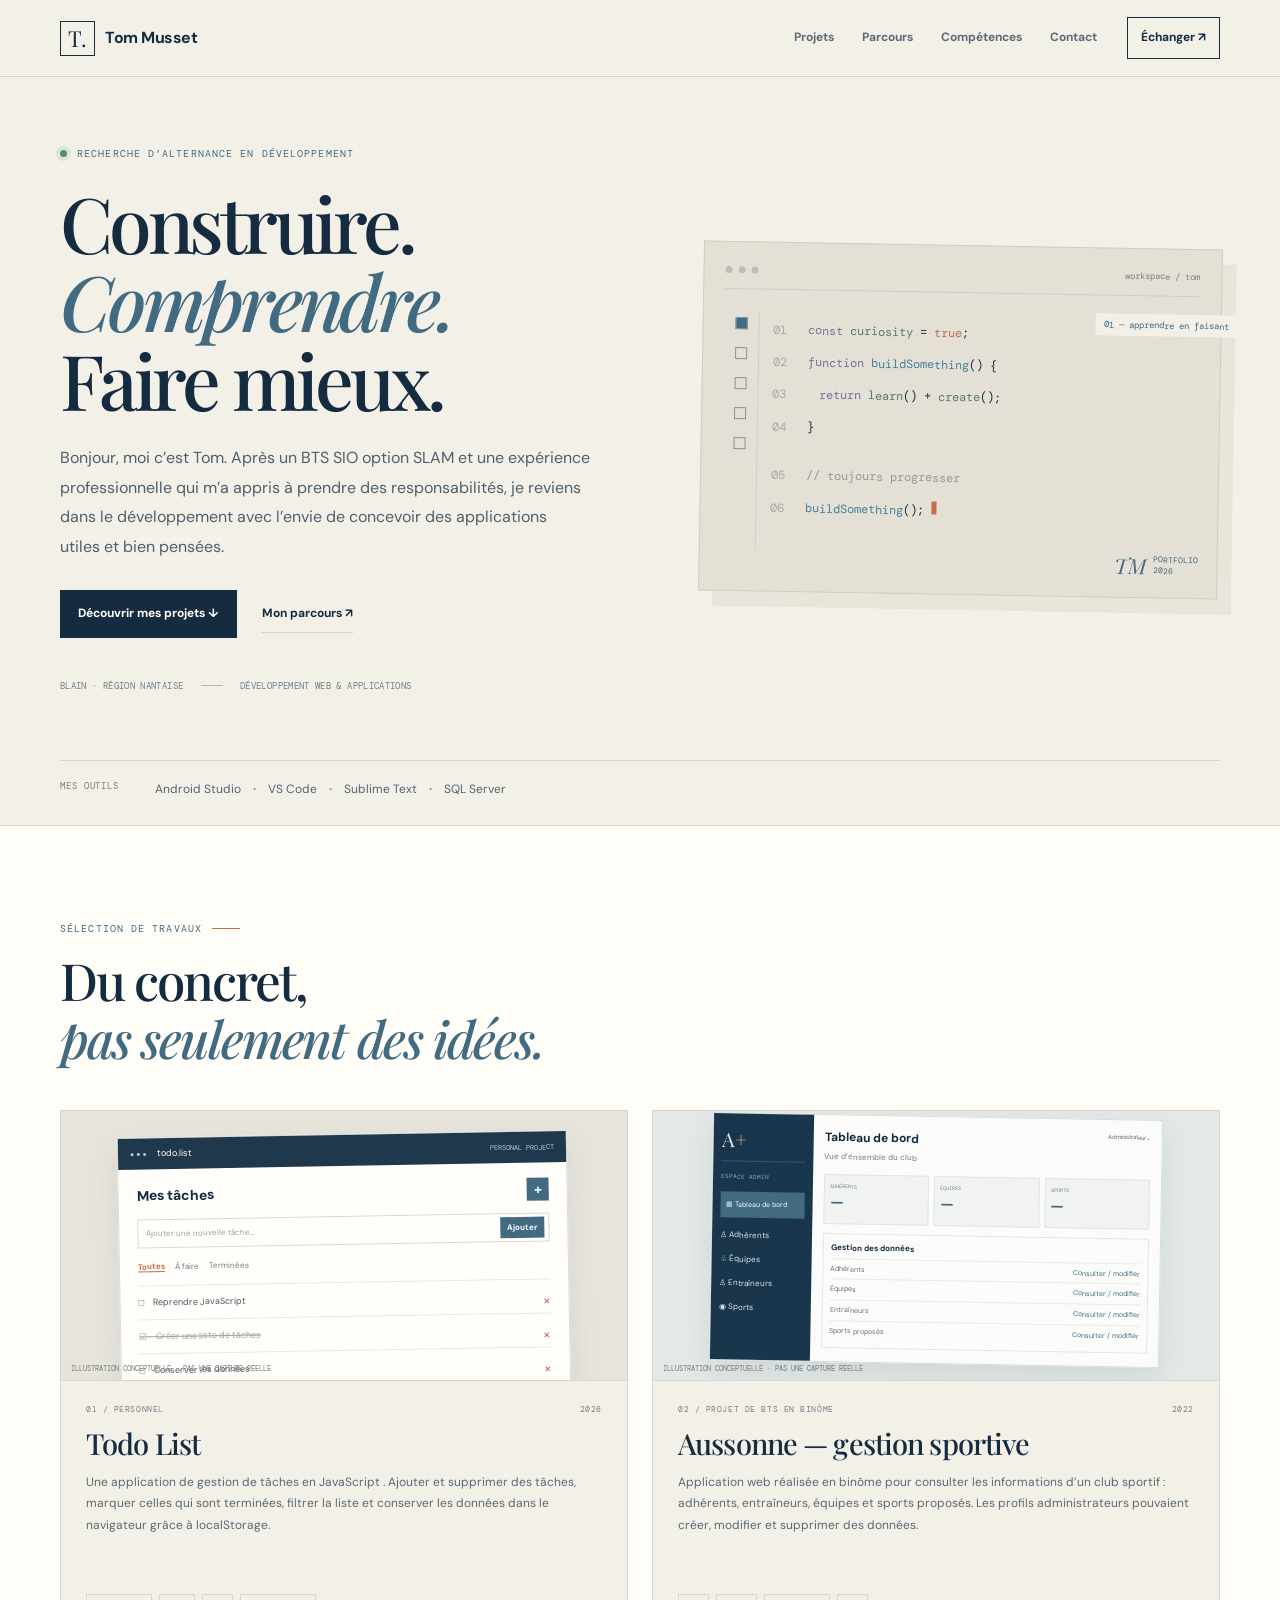
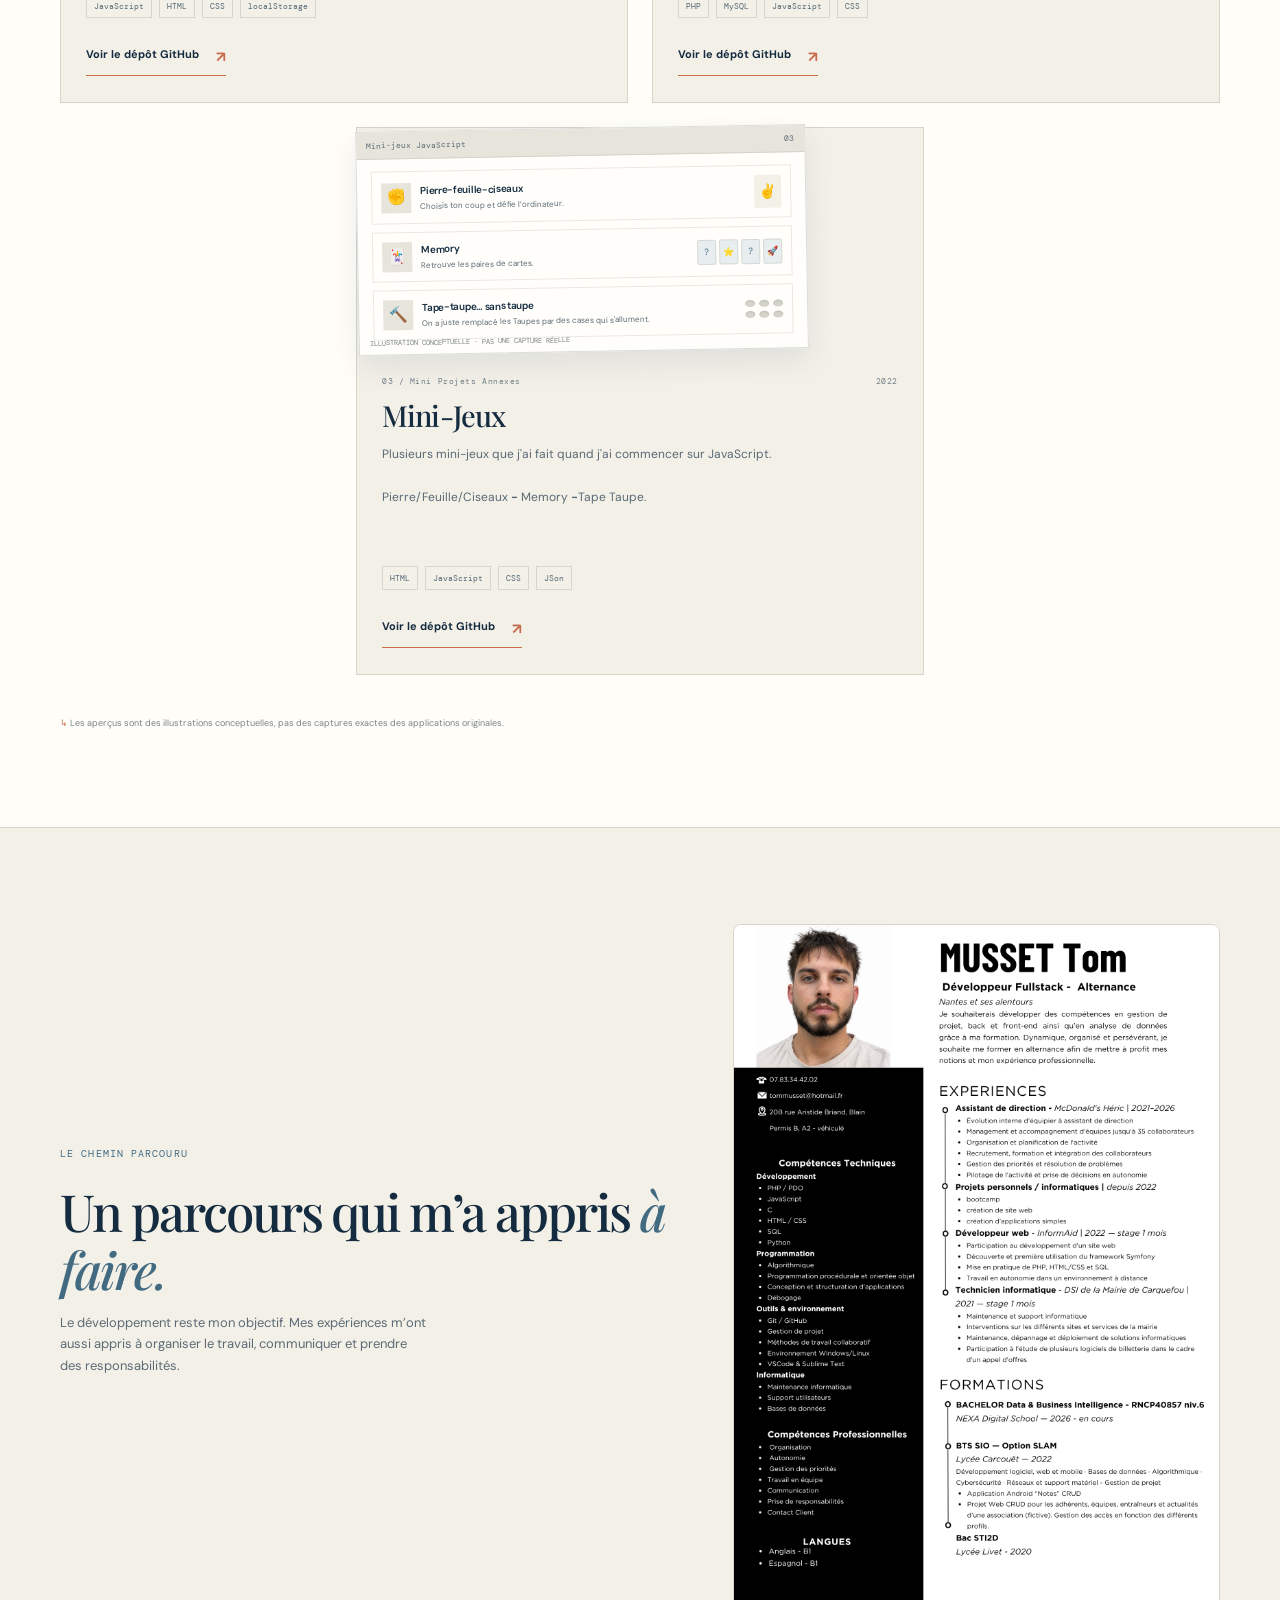
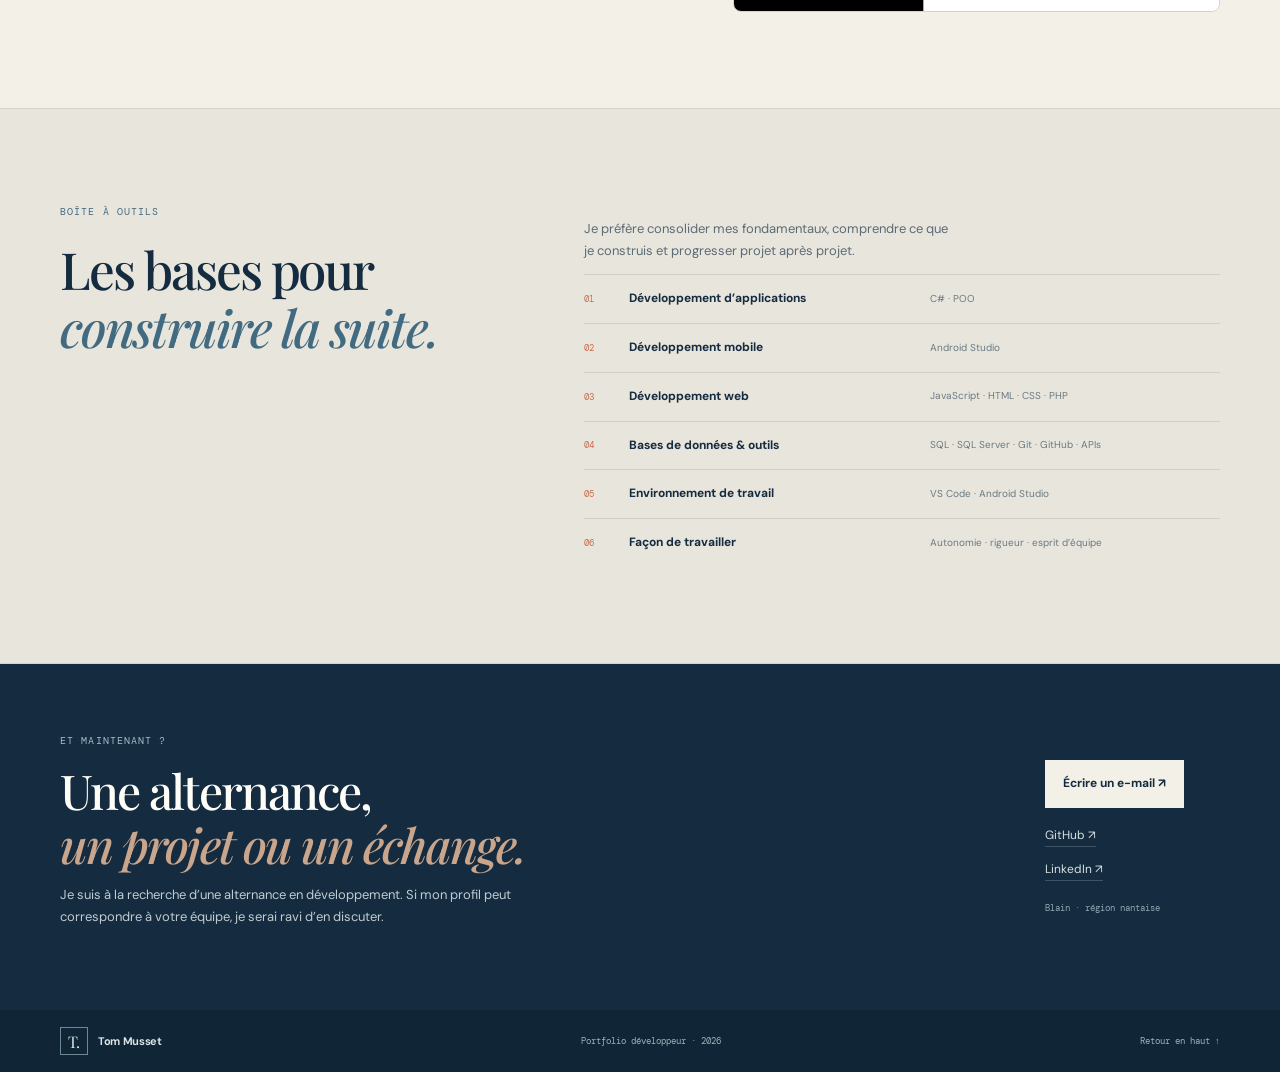
<file: index.html>
<!doctype html>
<html lang="fr">
<head>
  <meta charset="utf-8">
  <meta name="viewport" content="width=device-width, initial-scale=1">
  <meta name="theme-color" content="#f3f0e8">
  <meta
    name="description"
    content="Portfolio de Tom Musset, développeur en recherche d’alternance."
  >
  <meta name="google-site-verification" content="ZY_m9XRG0-865XIhwAXkzm_s-xRPEjoe-zN29A1pdoQ" />

  <title>Tom Musset — Développeur web</title>

  <link rel="stylesheet" href="styles.css">
  <script src="script.js" defer></script>
</head>

<body>
  <!-- Lien d'accessibilité pour passer directement au contenu -->
  <a class="skip" href="#main">Aller au contenu</a>

  <!-- En-tête et navigation principale -->
  <header>
    <div class="container nav">

      <a class="brand" href="#top">
        <span class="monogram">T.</span>
        Tom Musset
      </a>

      <!-- Bouton du menu sur mobile -->
      <button
        class="menu"
        aria-expanded="false"
        aria-controls="nav"
      >
        Menu ☰
      </button>

      <nav id="nav">
        <a href="#projects">Projets</a>
        <a href="#journey">Parcours</a>
        <a href="#skills">Compétences</a>
        <a href="#contact">Contact</a>
      </nav>

      <!-- Raccourci vers l'adresse e-mail -->
      <a class="nav-cta" href="mailto:tommusset@hotmail.fr">
        Échanger ↗
      </a>

    </div>
  </header>

  <main id="main">

    <!-- ==================================================
         SECTION 1 : PRÉSENTATION
         ================================================== -->
    <section class="hero section" id="top">
      <div class="container hero-grid">

        <!-- Présentation textuelle -->
        <div>
          <p class="eyebrow">
            <i></i>
            Recherche d’alternance en développement
          </p>

          <h1>
            Construire.<br>
            <em>Comprendre.</em><br>
            Faire mieux.
          </h1>

          <p class="intro">
            Bonjour, moi c’est Tom. Après un BTS SIO option SLAM
            et une expérience professionnelle qui m’a appris à
            prendre des responsabilités, je reviens dans le développement
            avec l’envie de concevoir des applications utiles et
            bien pensées.
          </p>

          <div class="actions">
            <a class="button dark" href="#projects">
              Découvrir mes projets ↓
            </a>

            <a class="underlink" href="#journey">
              Mon parcours ↗
            </a>
          </div>

          <div class="meta">
            BLAIN · RÉGION NANTAISE
            <span></span>
            DÉVELOPPEMENT WEB & APPLICATIONS
          </div>
        </div>

        <!-- Illustration décorative d'un éditeur de code -->
        <div
          class="code-art"
          aria-label="Illustration décorative d'un environnement de développement"
        >
          <div class="windowbar">
            <b></b>
            <b></b>
            <b></b>
            <small>workspace / tom</small>
          </div>

          <div class="editor">

            <!-- Icônes de la barre latérale -->
            <aside>
              <i></i>
              <i></i>
              <i></i>
              <i></i>
              <i></i>
            </aside>

            <!-- Exemple de code décoratif -->
            <div class="code">
              <p>
                <label>01</label>
                <span class="purple">const</span>
                <span class="green">curiosity</span> =
                <span class="orange">true</span>;
              </p>

              <p>
                <label>02</label>
                <span class="purple">function</span>
                <span class="blue">buildSomething</span>() {
              </p>

              <p>
                <label>03</label>
                　<span class="purple">return</span>
                <span class="green">learn</span>() +
                <span class="green">create</span>();
              </p>

              <p>
                <label>04</label>
                }
              </p>

              <br>

              <p>
                <label>05</label>
                <span class="muted">// toujours progresser</span>
              </p>

              <p>
                <label>06</label>
                <span class="blue">buildSomething</span>();
                <span class="cursor"></span>
              </p>
            </div>
          </div>

          <span class="sticker">
            01 — apprendre en faisant
          </span>

          <span class="art-sign">
            TM
            <small>
              PORTFOLIO<br>
              2026
            </small>
          </span>
        </div>

      </div>

      <!-- Bandeau récapitulatif des principaux outils -->
      <div class="container tech-strip">
        <span>MES OUTILS</span>

        <div>
          Android Studio <b>·</b>
          VS Code <b>·</b>
          Sublime Text <b>·</b>
          SQL Server
        </div>
      </div>
    </section>

    <!-- ==================================================
         SECTION 2 : PROJETS
         ================================================== -->
    <section class="section projects" id="projects">
      <div class="container">

        <!-- Titre et introduction de la section -->
        <div class="section-heading">
          <div>
            <p class="eyebrow">
              Sélection de travaux
              <span class="rule"></span>
            </p>

            <h2>
              Du concret,<br>
              <em>pas seulement des idées.</em>
            </h2>
          </div>
        </div>

        <!-- Cartes des projets -->
        <div class="cards">

          <!-- Projet 1 : Todo List -->
          <article class="project">

            <!-- Aperçu conceptuel de la Todo List -->
            <div class="preview todo">
              <div class="mock">

                <div class="mocktop">
                  <span>● ● ●</span>
                  todo.list
                  <small>PERSONAL PROJECT</small>
                </div>

                <div class="mockbody">
                  <h4>
                    Mes tâches
                    <b>+</b>
                  </h4>

                  <div class="fakeinput">
                    Ajouter une nouvelle tâche…
                    <strong>Ajouter</strong>
                  </div>

                  <div class="filters">
                    <b>Toutes</b>
                    　À faire　 Terminées
                  </div>

                  <div class="task">
                    □　Reprendre JavaScript
                    <span>×</span>
                  </div>

                  <div class="task checked">
                    ☑　Créer une liste de tâches
                    <span>×</span>
                  </div>

                  <div class="task">
                    □　Conserver les données
                    <span>×</span>
                  </div>
                </div>

              </div>

              <small class="caption">
                ILLUSTRATION CONCEPTUELLE · PAS UNE CAPTURE RÉELLE
              </small>
            </div>

            <!-- Description du projet Todo List -->
            <div class="project-body">
              <div class="kicker">
                <span>01 / PERSONNEL</span>
                <span>2026</span>
              </div>

              <h3>Todo List</h3>

              <p>
                Une application de gestion de tâches en JavaScript
                . Ajouter et supprimer des tâches, marquer
                celles qui sont terminées, filtrer la liste et
                conserver les données dans le navigateur grâce
                à localStorage.
              </p>

              <div class="tags">
                <span>JavaScript</span>
                <span>HTML</span>
                <span>CSS</span>
                <span>localStorage</span>
              </div>

              <a
                class="project-link"
                href="https://github.com/Tom-Musset/todo-list-javascript"
                target="_blank"
                rel="noopener noreferrer"
              >
                Voir le dépôt GitHub <b>↗</b>
              </a>
            </div>

          </article>

          <!-- Projet 2 : Aussonne -->
          <article class="project">

            <!-- Aperçu conceptuel de l'espace d'administration -->
            <div class="preview club">
              <div class="clubmock">

                <!-- Barre latérale de l'interface fictive -->
                <aside>
                  <strong>A<span>+</span></strong>
                  <small>ESPACE ADMIN</small>
                  <b>▦ Tableau de bord</b>
                  <span>♙ Adhérents</span>
                  <span>♧ Équipes</span>
                  <span>♙ Entraîneurs</span>
                  <span>◉ Sports</span>
                </aside>

                <!-- Contenu principal de l'interface fictive -->
                <div class="clubcontent">
                  <div class="clubtitle">
                    Tableau de bord
                    <small>Administrateur⌄</small>
                  </div>

                  <p>Vue d’ensemble du club</p>

                  <div class="stats">
                    <div>
                      <small>ADHÉRENTS</small>
                      <b>—</b>
                    </div>

                    <div>
                      <small>ÉQUIPES</small>
                      <b>—</b>
                    </div>

                    <div>
                      <small>SPORTS</small>
                      <b>—</b>
                    </div>
                  </div>

                  <div class="data">
                    <b>Gestion des données</b>

                    <p>
                      Adhérents
                      <span>Consulter / modifier</span>
                    </p>

                    <p>
                      Équipes
                      <span>Consulter / modifier</span>
                    </p>

                    <p>
                      Entraîneurs
                      <span>Consulter / modifier</span>
                    </p>

                    <p>
                      Sports proposés
                      <span>Consulter / modifier</span>
                    </p>
                  </div>
                </div>

              </div>

              <small class="caption">
                ILLUSTRATION CONCEPTUELLE · PAS UNE CAPTURE RÉELLE
              </small>
            </div>

            <!-- Description du projet Aussonne -->
            <div class="project-body">
              <div class="kicker">
                <span>02 / PROJET DE BTS EN BINÔME</span>
                <span>2022</span>
              </div>

              <h3>Aussonne — gestion sportive</h3>

              <p>
                Application web réalisée en binôme pour consulter
                les informations d’un club sportif : adhérents,
                entraîneurs, équipes et sports proposés. Les profils
                administrateurs pouvaient créer, modifier et supprimer
                des données.
              </p>

              <div class="tags">
                <span>PHP</span>
                <span>MySQL</span>
                <span>JavaScript</span>
                <span>CSS</span>
              </div>

              <a
                class="project-link"
                href="https://github.com/Tom-Musset/ProjetAussonne"
                target="_blank"
                rel="noopener noreferrer"
              >
                Voir le dépôt GitHub <b>↗</b>
              </a>
            </div>

          </article>

            <!-- Projet  : Petits Jeux -->
            <article class="project">

            <div class="project-visual mini-games-visual">
                <div class="mini-games-header">
                    <span>Mini-jeux JavaScript</span>
                    <span>03</span>
                </div>

                <div class="mini-games-content">

                    <div class="mini-game-preview">
                    <span class="mini-game-icon">✊</span>
                    <div>
                        <h3>Pierre-feuille-ciseaux</h3>
                        <p>Choisis ton coup et défie l’ordinateur.</p>
                    </div>
                    <span class="mini-game-symbol">✌️</span>
                    </div>

                    <div class="mini-game-preview">
                    <span class="mini-game-icon">🃏</span>
                    <div>
                        <h3>Memory</h3>
                        <p>Retrouve les paires de cartes.</p>
                    </div>
                    <div class="memory-cards">
                        <span>?</span>
                        <span>⭐</span>
                        <span>?</span>
                        <span>🚀</span>
                    </div>
                    </div>

                    <div class="mini-game-preview">
                    <span class="mini-game-icon">🔨</span>
                    <div>
                        <h3>Tape-taupe… sans taupe</h3>
                        <p>On a juste remplacé les Taupes par des cases qui s'allument.</p>
                    </div>
                    <div class="mole-holes">
                        <span></span><span></span><span></span>
                        <span></span><span></span><span></span>
                    </div>
                    </div>

                </div>

              <small class="caption">
                ILLUSTRATION CONCEPTUELLE · PAS UNE CAPTURE RÉELLE
              </small>
            </div>

            <!-- Description des projets -->
            <div class="project-body">
              <div class="kicker">
                <span>03 / Mini Projets Annexes</span>
                <span>2022</span>
              </div>

              <h3>Mini-Jeux</h3>

              <p>
                Plusieurs mini-jeux que j'ai fait quand j'ai commencer sur JavaScript.
              <br></br>
                Pierre/Feuille/Ciseaux <b> - </b>Memory<b> -</b>Tape Taupe.
              </p>

              <div class="tags">
                <span>HTML</span>
                <span>JavaScript</span>
                <span>CSS</span>
                <span>JSon</span>
              </div>

              <a
                class="project-link"
                href="https://github.com/Tom-Musset/DEV/tree/main/JS"
                target="_blank"
                rel="noopener noreferrer"
              >
                Voir le dépôt GitHub <b>↗</b>
              </a>
            </div>

          </article>

        
            <p class="note">
            ↳ Les aperçus sont des illustrations conceptuelles, pas des
            captures exactes des applications originales.
            </p>
        </div>
    </section>

    <!-- ==================================================
         SECTION 3 : PARCOURS ET CV
         ================================================== -->
    <section class="section journey" id="journey">
      <div class="container two-col cv-inner">

        <!-- Texte de présentation du parcours -->
        <div>
          <p class="eyebrow">Le chemin parcouru</p>

          <h2>
            Un parcours qui m’a appris
            <em>à faire.</em>
          </h2>

          <p class="subtext">
            Le développement reste mon objectif. Mes expériences
            m’ont aussi appris à organiser le travail, communiquer
            et prendre des responsabilités.
          </p>
        </div>

        <!-- CV affiché directement comme une image -->
        <div class="cv-image-container">
            <img
            src="assets/CV-Tom-Musset.png"
            alt="CV de Tom Musset"
            class="cv-image"
            >
        </div>
      </div>
    </section>

    <!-- ==================================================
         SECTION 4 : COMPÉTENCES ET OUTILS
         ================================================== -->
    <section class="section skills" id="skills">
      <div class="container two-col">

        <!-- Titre de la section -->
        <div>
          <p class="eyebrow">Boîte à outils</p>

          <h2>
            Les bases pour<br>
            <em>construire la suite.</em>
          </h2>
        </div>

        <!-- Liste des compétences -->
        <div>
          <p class="subtext">
            Je préfère consolider mes fondamentaux, comprendre ce
            que je construis et progresser projet après projet.
          </p>

          <div class="skillrow">
            <span>01</span>
            <b>Développement d’applications</b>
            <small>C# · POO</small>
          </div>

          <div class="skillrow">
            <span>02</span>
            <b>Développement mobile</b>
            <small>Android Studio</small>
          </div>

          <div class="skillrow">
            <span>03</span>
            <b>Développement web</b>
            <small>JavaScript · HTML · CSS · PHP</small>
          </div>

          <div class="skillrow">
            <span>04</span>
            <b>Bases de données & outils</b>
            <small>SQL · SQL Server · Git · GitHub · APIs</small>
          </div>

          <div class="skillrow">
            <span>05</span>
            <b>Environnement de travail</b>
            <small>VS Code · Android Studio</small>
          </div>

          <div class="skillrow">
            <span>06</span>
            <b>Façon de travailler</b>
            <small>Autonomie · rigueur · esprit d’équipe</small>
          </div>
        </div>

      </div>
    </section>

    <!-- ==================================================
         SECTION 5 : CONTACT
         ================================================== -->
    <section class="contact" id="contact">
      <div class="container contactgrid">

        <!-- Message de contact -->
        <div>
          <p class="eyebrow">Et maintenant ?</p>

          <h2>
            Une alternance,<br>
            <em>un projet ou un échange.</em>
          </h2>

          <p>
            Je suis à la recherche d’une alternance en développement.
            Si mon profil peut correspondre à votre équipe, je serai
            ravi d’en discuter.
          </p>
        </div>

        <!-- Coordonnées et liens externes -->
        <div class="contactlinks">
          <a class="button light" href="mailto:tommusset@hotmail.fr">
            Écrire un e-mail ↗
          </a>

          <a
            href="https://github.com/Tom-Musset"
            target="_blank"
            rel="noopener noreferrer"
          >
            GitHub ↗
          </a>

          <a
            href="https://www.linkedin.com/in/tom-musset-5aa5832ba"
            target="_blank"
            rel="noopener noreferrer"
          >
            LinkedIn ↗
          </a>

          <small>Blain · région nantaise</small>
        </div>

      </div>
    </section>

  </main>

  <!-- Pied de page -->
  <footer>
    <div class="container foot">

      <a class="brand" href="#top">
        <span class="monogram">T.</span>
        Tom Musset
      </a>

      <span>Portfolio développeur · 2026</span>

      <a href="#top">Retour en haut ↑</a>

    </div>
  </footer>
</body>
</html>
</file>
<file: styles.css>
@import url('https://fonts.googleapis.com/css2?family=DM+Mono:wght@400;500&family=DM+Sans:wght@400;500;600;700&family=Playfair+Display:ital,wght@0,500;0,600;1,500&display=swap');
:root{--paper:#f3f0e8;--cream:#fffdf8;--ink:#142b40;--muted:#5c6b75;--line:#d4d4ca;--blue:#426b82;--accent:#c76d4e;--serif:'Playfair Display',Georgia,serif;--sans:'DM Sans',Arial,sans-serif;--mono:'DM Mono',monospace}*{box-sizing:border-box}html{scroll-behavior:smooth;scroll-padding-top:85px}body{margin:0;background:var(--paper);color:var(--ink);font:16px/1.65 var(--sans)}a{color:inherit}a:focus-visible,button:focus-visible{outline:3px solid var(--accent);outline-offset:4px}.container{width:min(1160px,calc(100% - 48px));margin:auto}.skip{position:absolute;left:-999px;top:5px;background:var(--ink);color:white;padding:10px;z-index:10}.skip:focus{left:5px}header{position:sticky;top:0;z-index:5;background:#f3f0e8ed;backdrop-filter:blur(12px);border-bottom:1px solid var(--line)}.nav{min-height:76px;display:flex;align-items:center;gap:30px}.brand{display:flex;align-items:center;gap:10px;text-decoration:none;font-weight:700;letter-spacing:-.03em}.monogram{width:35px;height:35px;border:1px solid var(--ink);display:grid;place-items:center;font:22px var(--serif)}nav{display:flex;gap:28px;margin-left:auto}nav a,.nav-cta{font-size:12px;font-weight:700;text-decoration:none}nav a{color:var(--muted)}nav a:hover,.nav-cta:hover{color:var(--accent)}.nav-cta{padding:10px 13px;border:1px solid var(--ink)}.menu{display:none}.section{padding:96px 0}.hero{padding-top:70px;padding-bottom:25px}.hero-grid{display:grid;grid-template-columns:1fr .9fr;gap:65px;align-items:center}.eyebrow{font:10px var(--mono);letter-spacing:.11em;text-transform:uppercase;color:var(--blue);display:flex;align-items:center;gap:10px;margin:0 0 23px}.eyebrow i{width:7px;height:7px;background:#5b8b72;border-radius:50%;box-shadow:0 0 0 4px #dce5d8}.hero h1{font:500 clamp(55px,6vw,82px)/1.02 var(--serif);letter-spacing:-.055em;margin:0 0 25px}.hero h1 em,h2 em{color:var(--blue);font-weight:500}.hero h1 em{font-style:italic}.intro{max-width:530px;color:#4e606c;line-height:1.85;font-size:16px}.actions{display:flex;align-items:center;gap:25px;margin-top:29px}.button{display:inline-flex;align-items:center;justify-content:center;padding:14px 18px;text-decoration:none;font-size:12px;font-weight:700;transition:transform .2s}.button:hover{transform:translateY(-2px)}.dark{background:var(--ink);color:var(--cream)}.underlink{font-size:12px;font-weight:700;text-decoration:none;border-bottom:1px solid var(--line);padding:8px 0}.meta{font:9px var(--mono);letter-spacing:.04em;color:#71808a;margin-top:42px}.meta span{display:inline-block;width:22px;height:1px;background:#b5b8b2;margin:0 12px 3px}.code-art{position:relative;min-height:350px;background:#e4e0d5;border:1px solid #d0cec3;padding:21px;transform:rotate(1deg);box-shadow:14px 15px 0 #e9e5da}.windowbar{display:flex;gap:6px;align-items:center;border-bottom:1px solid #cbcfc9;padding-bottom:13px}.windowbar b{width:7px;height:7px;background:#b7c0bc;border-radius:50%}.windowbar small{margin-left:auto;font:9px var(--mono);color:#75818a}.editor{display:grid;grid-template-columns:35px 1fr;min-height:260px;padding-top:22px}.editor aside{border-right:1px solid #cdd0c8;display:flex;flex-direction:column;align-items:center;gap:18px;padding:6px}.editor aside i{width:12px;height:12px;border:1px solid #8196a0}.editor aside i:first-child{background:var(--blue)}.code{padding:10px 0 0 14px;font:clamp(9px,1vw,12px) var(--mono);white-space:nowrap}.code p{margin:0 0 16px}.code label{display:inline-block;width:28px;color:#a5aaa5}.purple{color:#806b9b}.green{color:#557c69}.orange{color:#b56e4b}.blue{color:#477f9b}.muted{color:#929b9b}.cursor{display:inline-block;width:5px;height:13px;background:var(--accent);animation:blink 1s steps(2) infinite}.sticker{position:absolute;top:65px;right:-18px;background:var(--paper);padding:5px 9px;font:9px var(--mono);color:var(--blue)}.art-sign{position:absolute;bottom:18px;right:18px;display:flex;align-items:center;gap:7px;font:italic 21px var(--serif);color:var(--blue)}.art-sign small{font:8px/1.4 var(--mono)}.tech-strip{border-top:1px solid var(--line);margin-top:68px;padding-top:19px;display:flex;gap:36px;font-size:12px;color:#526571}.tech-strip>span{font:9px var(--mono);letter-spacing:.1em;color:#75818a}.tech-strip b{color:var(--accent);padding:0 9px}.projects{background:var(--cream);border-block:1px solid var(--line)}.section-heading{display:flex;justify-content:space-between;align-items:end;gap:45px;margin-bottom:42px}.section-heading .eyebrow{margin-bottom:17px}.rule{width:28px;height:1px;background:var(--accent)}h2{font:500 clamp(36px,4vw,52px)/1.13 var(--serif);letter-spacing:-.04em;margin:0}.sidecopy{max-width:340px;color:var(--muted);font-size:13px;margin:0 0 4px}.cards{display:grid;grid-template-columns:repeat(2,minmax(0,1fr));gap:24px}.project{border:1px solid var(--line);background:var(--paper);min-width:0;transition:transform .2s,box-shadow .2s}.project:hover{transform:translateY(-4px);box-shadow:0 12px 28px #142b400c}.preview{height:270px;position:relative;display:grid;place-items:center;padding:23px 22px 33px;overflow:hidden;border-bottom:1px solid var(--line);background:#e7e4dc}.mock{width:100%;max-width:450px;background:#fffefa;border:1px solid #d9dedb;box-shadow:0 12px 28px #20364917;transform:rotate(-1deg)}.mocktop{height:31px;background:#20384c;color:white;display:flex;align-items:center;gap:10px;padding:0 12px;font-size:9px}.mocktop>span{color:#b9c9cb;font-size:7px}.mocktop small{font:7px var(--mono);margin-left:auto;color:#b9c8cd}.mockbody{padding:15px 18px}.mockbody h4{font-size:14px;margin:0 0 12px}.mockbody h4 b{float:right;background:var(--blue);color:white;padding:0 7px}.fakeinput{border:1px solid #d7dcd7;padding:7px 8px;color:#99a1a2;font-size:8px;display:flex;justify-content:space-between;align-items:center}.fakeinput strong{background:var(--blue);color:white;padding:4px 7px;margin:-4px}.filters{padding:12px 0;font-size:8px;color:#71808a}.filters b{color:var(--accent);border-bottom:1px solid var(--accent)}.task{border-top:1px solid #e9e9e2;padding:9px 0;font-size:9px;color:#4a5b64}.task span{float:right;color:#ba6e59;font-size:14px}.task.checked{color:#9ba5a0;text-decoration:line-through}.caption{position:absolute;bottom:7px;left:10px;font:7px var(--mono);color:#77817e}.club{background:#e4e9e8}.clubmock{width:100%;max-width:450px;display:grid;grid-template-columns:100px 1fr;min-height:205px;background:#fbfcfa;border:1px solid #d5dfdf;box-shadow:0 12px 28px #2036491a;transform:rotate(1deg);font-size:8px}.clubmock aside{background:#19364d;color:#dce7ed;padding:12px 8px;display:flex;flex-direction:column;gap:11px}.clubmock aside strong{font:20px var(--serif);border-bottom:1px solid #ffffff26;padding-bottom:8px}.clubmock aside strong span{color:#e1a57e}.clubmock aside small{font:6px var(--mono);color:#91a9b8}.clubmock aside b{background:#426b82;padding:7px 5px;font-size:7px;font-weight:500}.clubcontent{padding:13px 11px}.clubtitle{font-size:12px;font-weight:700}.clubtitle small{float:right;font-size:6px;color:#61717b;font-weight:400}.clubcontent>p{margin:2px 0 11px;color:#6f7d82}.stats{display:grid;grid-template-columns:repeat(3,1fr);gap:5px}.stats div{background:#f0f3f0;padding:8px 5px;border:1px solid #e0e6e2}.stats small{display:block;font:5px var(--mono);color:#72817d}.stats b{font-size:15px;color:var(--blue)}.data{margin-top:9px;border:1px solid #e2e6e1;padding:7px}.data>b{font-size:8px}.data p{margin:4px 0;padding-top:4px;border-top:1px solid #e8eae6;color:#61717b;font-size:7px}.data p span{float:right;color:var(--blue)}.project-body{padding:23px 25px 26px}.kicker{display:flex;justify-content:space-between;font:8px var(--mono);letter-spacing:.07em;color:#74818a}.project h3{font:500 29px var(--serif);letter-spacing:-.03em;margin:10px 0}.project-body>p{font-size:12px;line-height:1.8;color:#586974;margin:0;min-height:105px}.tags{display:flex;gap:7px;flex-wrap:wrap;margin:17px 0 22px}.tags span{font:8px var(--mono);border:1px solid #d4d8d2;padding:6px 7px;color:#536875}.project-link{display:inline-flex;gap:17px;text-decoration:none;font-size:11px;font-weight:700;border-bottom:1px solid var(--accent);padding-bottom:6px}.project-link b{color:var(--accent);font-size:15px}.note{font-size:9px;color:#7a8586;margin:17px 0 0}.note:first-letter{color:var(--accent)}.two-col{display:grid;grid-template-columns:.8fr 1.2fr;gap:100px}.journey{background:var(--paper)}.subtext{color:var(--muted);font-size:13px;max-width:370px}.timeline{border-top:1px solid var(--line)}.timeline article{display:grid;grid-template-columns:145px 1fr;gap:20px;padding:23px 0;border-bottom:1px solid var(--line)}.timeline small{font:9px var(--mono);color:var(--blue);padding-top:4px}.timeline h3{font-size:14px;margin:0 0 6px}.timeline p{font-size:12px;color:var(--muted);margin:0}.skills{background:#e8e5dc;border-block:1px solid var(--line)}.skillrow{display:grid;grid-template-columns:35px 1fr 1fr;gap:10px;padding:14px 0;border-top:1px solid #cdd0c7;align-items:center}.skillrow span{font:9px var(--mono);color:var(--accent)}.skillrow b{font-size:12px}.skillrow small{font-size:10px;color:#6a7a82}.contact{background:var(--ink);color:var(--cream);padding:70px 0}.contactgrid{display:flex;align-items:center;justify-content:space-between;gap:60px}.contact .eyebrow{color:#a8bdc5;margin-bottom:16px}.contact h2{font-size:clamp(34px,4vw,48px)}.contact h2 em{color:#c9a58c}.contactgrid>div:first-child>p:last-child{max-width:530px;color:#c1ccd0;font-size:13px}.contactlinks{display:flex;flex-direction:column;align-items:flex-start;gap:13px;min-width:175px}.light{background:var(--paper);color:var(--ink);margin-bottom:5px}.contactlinks>a:not(.button){font-size:12px;color:#d6e0e2;text-decoration:none;border-bottom:1px solid #ffffff30}.contactlinks small{font:9px var(--mono);color:#93a9b3;margin-top:8px}footer{background:#102536;color:#dce4e5;padding:17px 0}.foot{display:flex;align-items:center;justify-content:space-between;gap:18px}.foot .brand{font-size:11px}.foot .monogram{width:28px;height:28px;border-color:#6d8997;font-size:16px}.foot>span,.foot>a:last-child{font:9px var(--mono);color:#9fb2ba;text-decoration:none}@keyframes blink{50%{opacity:0}}@media(max-width:900px){.hero-grid{gap:30px}.section{padding:75px 0}.project-body{padding:20px}.project-body>p{min-height:130px}.two-col{gap:50px}}@media(max-width:680px){.container{width:calc(100% - 32px)}.nav{min-height:65px;flex-wrap:wrap;justify-content:space-between;gap:12px}.brand{font-size:13px}.menu{display:block;background:transparent;border:1px solid var(--line);padding:8px;color:var(--ink)}nav{display:none;order:3;width:100%;flex-direction:column;gap:0;margin:0;padding-bottom:12px}nav.open{display:flex}nav a{padding:9px 0;border-top:1px solid var(--line)}.nav-cta{display:none}.section{padding:60px 0}.hero{padding-top:45px}.hero-grid{grid-template-columns:1fr;gap:35px}.hero h1{font-size:57px}.intro{font-size:14px}.code-art{min-height:300px;margin:0 7px}.editor{min-height:215px}.code{font-size:9px}.tech-strip{margin-top:45px;display:block;font-size:11px}.tech-strip>span{display:block;margin-bottom:8px}.tech-strip b{padding:0 4px}.section-heading{display:block;margin-bottom:28px}.sidecopy{margin-top:17px}.cards{grid-template-columns:1fr}.preview{height:255px}.project-body>p{min-height:0}.project h3{font-size:27px}.two-col{grid-template-columns:1fr;gap:30px}.timeline article{grid-template-columns:1fr;gap:5px;padding:18px 0}.skillrow{grid-template-columns:25px 1fr;gap:7px}.skillrow small{grid-column:2}.contactgrid{align-items:flex-start;flex-direction:column;gap:28px}.contact{padding:55px 0}.contact h2{font-size:35px}.foot{flex-wrap:wrap}.foot>span{order:3;width:100%}}@media(prefers-reduced-motion:reduce){*,*::before,*::after{scroll-behavior:auto!important;animation-duration:.01ms!important;animation-iteration-count:1!important;transition-duration:.01ms!important}}
/* CV section */
.cv-section { background: #e9e5db; }
.cv-inner { display: grid; grid-template-columns: 1fr 0.8fr; gap: 4rem; align-items: center; }
.cv-action { display: flex; flex-direction: column; align-items: flex-start; gap: 1rem; padding: 2rem; border: 1px solid rgba(25,39,55,.18); background: rgba(255,255,255,.38); }
.cv-file { font-family: var(--mono, monospace); font-size: .82rem; letter-spacing: .04em; }
.cv-action small { color: #696a67; line-height: 1.5; }
@media (max-width: 700px) { .cv-inner { grid-template-columns: 1fr; gap: 2rem; } }

/* Conteneur de la section CV */
.cv-action {
  width: 100%;
  min-width: 0;
}

/* Introduction au-dessus du CV */
.cv-header {
  margin-bottom: 1.5rem;
}

/* Cadre qui accueille l'image */
.cv-image-container {
  width: 100%;
  overflow: hidden;
  border: 1px solid #d8d3c8;
  border-radius: 8px;
  background: #ffffff;
}

/* Image du CV */
.cv-image {
  display: block;
  width: 100%;
  height: auto;
  object-fit: contain;
}



/* ========================================
   APERÇU CONCEPTUEL — MINI-JEUX 
   ======================================== */

.mini-games-visual {
  width: 100%;
  max-width: 450px;
  padding: 14px;
  border: 1px solid #d9dedb;
  background: #fffefa;
  color: var(--ink);
  box-shadow: 0 12px 28px #20364917;
  transform: rotate(-1deg);
}

/* En-tête de la fenêtre */
.mini-games-header {
  display: flex;
  justify-content: space-between;
  align-items: center;
  padding: 8px 10px;
  margin: -14px -14px 12px;
  background: #e7e4dc;
  border-bottom: 1px solid var(--line);
  font: 8px var(--mono);
  color: var(--muted);
}

/* Liste des mini-jeux */
.mini-games-content {
  display: flex;
  flex-direction: column;
  gap: 8px;
}

/* Ligne de chaque jeu */
.mini-game-preview {
  display: grid;
  grid-template-columns: 30px minmax(0, 1fr) auto;
  align-items: center;
  gap: 9px;
  padding: 9px;
  border: 1px solid #e9e9e2;
  background: #fffefa;
  min-width: 0;
}

.mini-game-icon {
  display: grid;
  place-items: center;
  width: 30px;
  height: 30px;
  background: #e7e4dc;
  font-size: 15px;
}

.mini-game-preview h3 {
  margin: 0 0 3px;
  font: 600 10px var(--sans);
  color: var(--ink);
}

.mini-game-preview p {
  margin: 0;
  font: 8px/1.5 var(--sans);
  color: var(--muted);
}

/* Pierre-feuille-ciseaux */
.mini-game-symbol {
  grid-column: auto;
  justify-self: end;
  margin: 0;
  padding: 5px;
  background: #f3f0e8;
  font-size: 14px;
}

/* Memory */
.memory-cards {
  grid-column: auto;
  display: flex;
  gap: 3px;
  margin: 0;
}

.memory-cards span {
  display: grid;
  place-items: center;
  width: 19px;
  height: 25px;
  border: 1px solid #d4d8d2;
  border-radius: 2px;
  background: #e8eef0;
  color: var(--blue);
  font: 9px var(--mono);
}

/* Tape-taupe sans taupe */
.mole-holes {
  grid-column: auto;
  display: grid;
  grid-template-columns: repeat(3, 10px);
  gap: 4px;
  margin: 0;
}

.mole-holes span {
  width: 10px;
  height: 7px;
  border-radius: 50%;
  background: #d4d4ca;
  box-shadow: inset 0 1px 2px #142b4020;
}

/* Pied de l'aperçu */
.mini-games-footer {
  margin: 10px 0 0;
  padding-top: 8px;
  border-top: 1px solid #e9e9e2;
  color: #77817e;
  font: 7px var(--mono);
  text-align: center;
}

/* Petit écran */
@media (max-width: 480px) {
  .mini-games-visual {
    padding: 10px;
  }

  .mini-games-header {
    margin: -10px -10px 10px;
  }

  .mini-game-preview {
    grid-template-columns: 26px minmax(0, 1fr) auto;
    gap: 6px;
    padding: 7px;
  }

  .mini-game-icon {
    width: 26px;
    height: 26px;
    font-size: 13px;
  }

  .mini-game-preview h3 {
    font-size: 9px;
  }

  .mini-game-preview p {
    font-size: 7px;
  }

  .memory-cards span {
    width: 15px;
    height: 21px;
  }
}


/* Troisième projet : centré, même largeur que les autres */
.cards {
  grid-template-columns: repeat(2, minmax(0, 1fr));
}

.cards > .project:nth-child(3) {
  grid-column: 1 / 3;
  justify-self: center;
  width: 100%;
  max-width: calc((1160px - 24px) / 2);
}

@media (max-width: 680px) {
  .cards > .project:nth-child(3) {
    grid-column: 1;
    max-width: none;
  }
}
</file>
